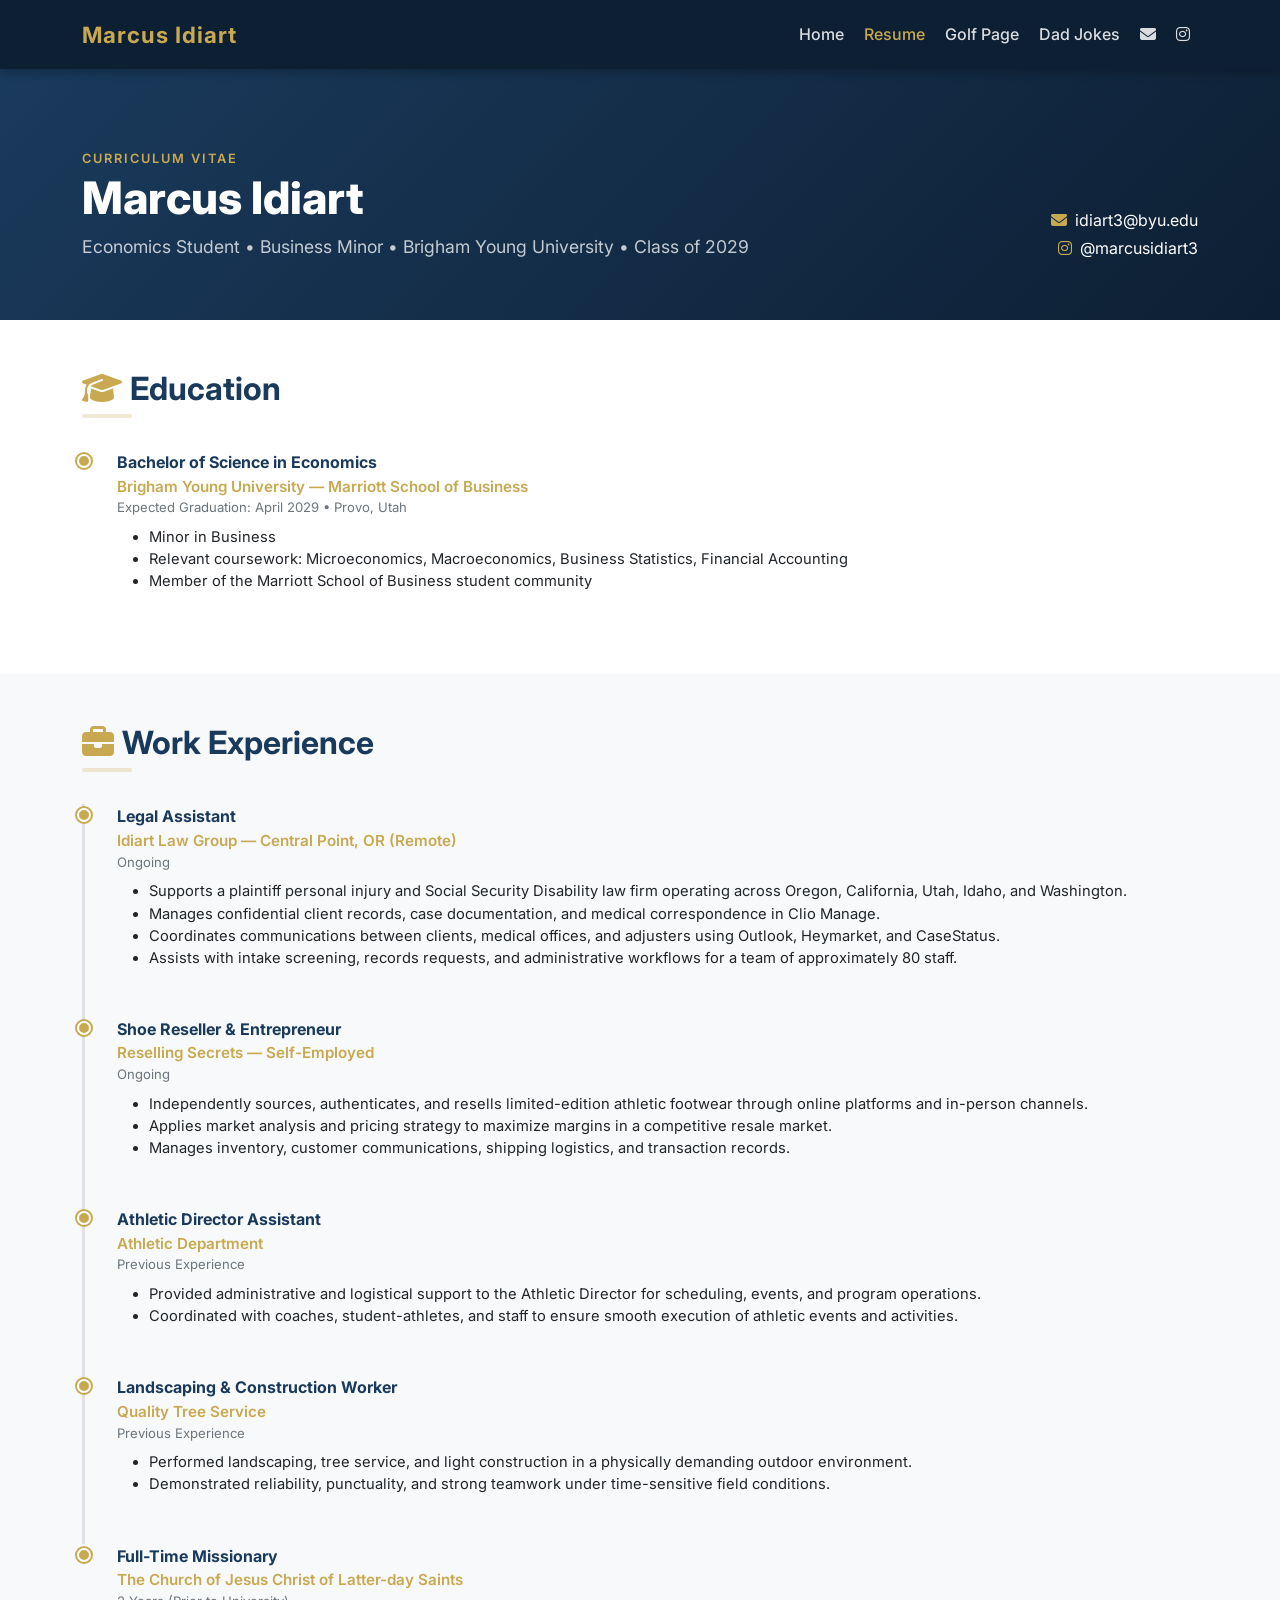
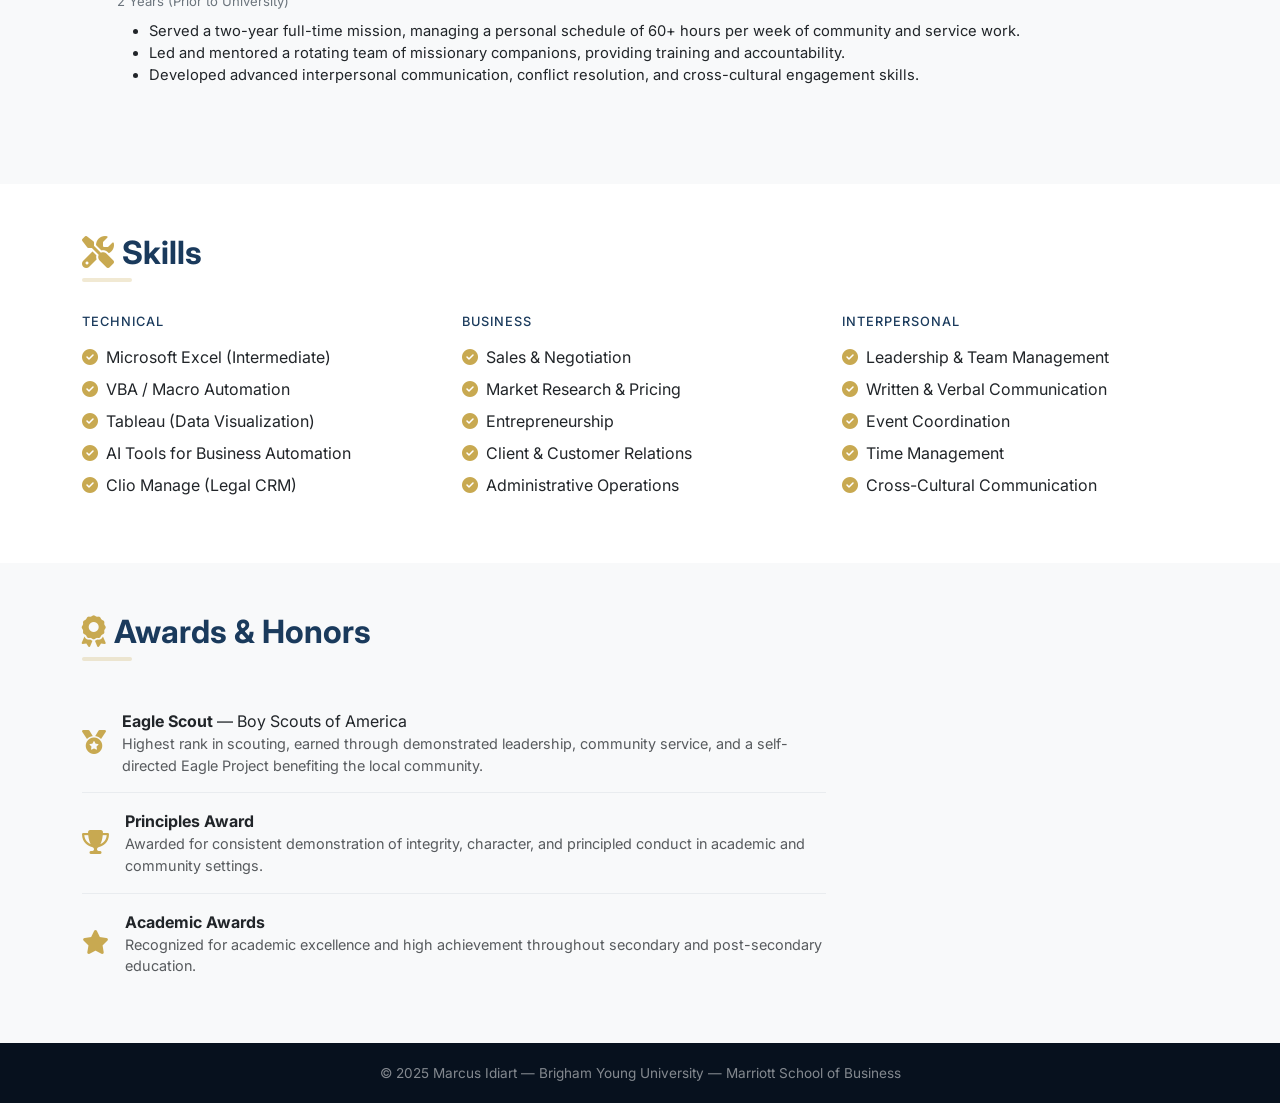
<file: resume.html>
<!DOCTYPE html>
<html lang="en">
<head>
  <meta charset="UTF-8" />
  <meta name="viewport" content="width=device-width, initial-scale=1.0" />
  <title>Resume &mdash; Marcus Idiart</title>

  <!-- Bootstrap 5 -->
  <link href="https://cdn.jsdelivr.net/npm/bootstrap@5.3.2/dist/css/bootstrap.min.css" rel="stylesheet" />
  <!-- Font Awesome 6 -->
  <link rel="stylesheet" href="https://cdnjs.cloudflare.com/ajax/libs/font-awesome/6.5.0/css/all.min.css" />
  <!-- Google Fonts -->
  <link href="https://fonts.googleapis.com/css2?family=Inter:wght@400;500;600;700;800&display=swap" rel="stylesheet" />
  <!-- Custom styles -->
  <link rel="stylesheet" href="style.css" />

  <style>
    body { font-family: 'Inter', 'Segoe UI', sans-serif; }

    /* Print-friendly tweaks */
    @media print {
      .navbar-custom, .footer-custom { display: none; }
      .resume-header { padding: 2rem 0 1rem; }
      body { font-size: 12px; }
    }
  </style>
</head>
<body>

  <!-- ==============================
       NAVBAR
  =============================== -->
  <nav class="navbar navbar-expand-lg navbar-custom sticky-top">
    <div class="container">
      <a class="navbar-brand-custom" href="index.html">Marcus Idiart</a>

      <button class="navbar-toggler" type="button" data-bs-toggle="collapse"
              data-bs-target="#navbarMain" aria-controls="navbarMain"
              aria-expanded="false" aria-label="Toggle navigation">
        <span class="navbar-toggler-icon"></span>
      </button>

      <div class="collapse navbar-collapse" id="navbarMain">
        <ul class="navbar-nav ms-auto align-items-center gap-1">
          <li class="nav-item"><a class="nav-link" href="index.html">Home</a></li>
          <li class="nav-item"><a class="nav-link active" href="resume.html">Resume</a></li>
          <li class="nav-item"><a class="nav-link" href="scratch.html">Golf Page</a></li>
          <li class="nav-item"><a class="nav-link" href="webapp.html">Dad Jokes</a></li>
          <li class="nav-item">
            <a class="nav-link" href="mailto:idiart3@byu.edu" title="Email">
              <i class="fas fa-envelope"></i>
            </a>
          </li>
          <li class="nav-item">
            <a class="nav-link" href="https://www.instagram.com/marcusidiart3/" target="_blank" rel="noopener" title="Instagram">
              <i class="fab fa-instagram"></i>
            </a>
          </li>
        </ul>
      </div>
    </div>
  </nav>

  <!-- ==============================
       RESUME HEADER
  =============================== -->
  <section class="resume-header">
    <div class="container">
      <div class="row align-items-end">
        <div class="col-lg-8">
          <p class="text-uppercase mb-1" style="color: var(--accent); letter-spacing: 2px; font-size: 0.8rem; font-weight: 600;">
            Curriculum Vitae
          </p>
          <h1 class="fw-800">Marcus Idiart</h1>
          <p class="mb-0" style="color: rgba(255,255,255,0.75); font-size: 1.1rem;">
            Economics Student &bull; Business Minor &bull; Brigham Young University &bull; Class of 2029
          </p>
        </div>
        <div class="col-lg-4 text-lg-end mt-3 mt-lg-0">
          <a href="mailto:idiart3@byu.edu" class="text-white text-decoration-none d-block mb-1">
            <i class="fas fa-envelope me-2" style="color: var(--accent);"></i>idiart3@byu.edu
          </a>
          <a href="https://www.instagram.com/marcusidiart3/" target="_blank" rel="noopener"
             class="text-white text-decoration-none d-block">
            <i class="fab fa-instagram me-2" style="color: var(--accent);"></i>@marcusidiart3
          </a>
        </div>
      </div>
    </div>
  </section>

  <!-- ==============================
       EDUCATION
  =============================== -->
  <section class="resume-section">
    <div class="container">
      <h2 class="section-title">
        <i class="fas fa-graduation-cap me-2 text-accent"></i>Education
      </h2>
      <hr class="section-divider left" />

      <div class="timeline-item">
        <div class="timeline-title">Bachelor of Science in Economics</div>
        <div class="timeline-org">Brigham Young University &mdash; Marriott School of Business</div>
        <div class="timeline-date">Expected Graduation: April 2029 &bull; Provo, Utah</div>
        <div class="timeline-desc">
          <ul class="mb-0">
            <li>Minor in Business</li>
            <li>Relevant coursework: Microeconomics, Macroeconomics, Business Statistics, Financial Accounting</li>
            <li>Member of the Marriott School of Business student community</li>
          </ul>
        </div>
      </div>
    </div>
  </section>

  <!-- ==============================
       WORK EXPERIENCE
  =============================== -->
  <section class="resume-section">
    <div class="container">
      <h2 class="section-title">
        <i class="fas fa-briefcase me-2 text-accent"></i>Work Experience
      </h2>
      <hr class="section-divider left" />

      <div class="timeline-item">
        <div class="timeline-title">Legal Assistant</div>
        <div class="timeline-org">Idiart Law Group &mdash; Central Point, OR (Remote)</div>
        <div class="timeline-date">Ongoing</div>
        <div class="timeline-desc">
          <ul>
            <li>Supports a plaintiff personal injury and Social Security Disability law firm operating across Oregon, California, Utah, Idaho, and Washington.</li>
            <li>Manages confidential client records, case documentation, and medical correspondence in Clio Manage.</li>
            <li>Coordinates communications between clients, medical offices, and adjusters using Outlook, Heymarket, and CaseStatus.</li>
            <li>Assists with intake screening, records requests, and administrative workflows for a team of approximately 80 staff.</li>
          </ul>
        </div>
      </div>

      <div class="timeline-item">
        <div class="timeline-title">Shoe Reseller &amp; Entrepreneur</div>
        <div class="timeline-org">Reselling Secrets &mdash; Self-Employed</div>
        <div class="timeline-date">Ongoing</div>
        <div class="timeline-desc">
          <ul>
            <li>Independently sources, authenticates, and resells limited-edition athletic footwear through online platforms and in-person channels.</li>
            <li>Applies market analysis and pricing strategy to maximize margins in a competitive resale market.</li>
            <li>Manages inventory, customer communications, shipping logistics, and transaction records.</li>
          </ul>
        </div>
      </div>

      <div class="timeline-item">
        <div class="timeline-title">Athletic Director Assistant</div>
        <div class="timeline-org">Athletic Department</div>
        <div class="timeline-date">Previous Experience</div>
        <div class="timeline-desc">
          <ul>
            <li>Provided administrative and logistical support to the Athletic Director for scheduling, events, and program operations.</li>
            <li>Coordinated with coaches, student-athletes, and staff to ensure smooth execution of athletic events and activities.</li>
          </ul>
        </div>
      </div>

      <div class="timeline-item">
        <div class="timeline-title">Landscaping &amp; Construction Worker</div>
        <div class="timeline-org">Quality Tree Service</div>
        <div class="timeline-date">Previous Experience</div>
        <div class="timeline-desc">
          <ul>
            <li>Performed landscaping, tree service, and light construction in a physically demanding outdoor environment.</li>
            <li>Demonstrated reliability, punctuality, and strong teamwork under time-sensitive field conditions.</li>
          </ul>
        </div>
      </div>

      <div class="timeline-item">
        <div class="timeline-title">Full-Time Missionary</div>
        <div class="timeline-org">The Church of Jesus Christ of Latter-day Saints</div>
        <div class="timeline-date">2 Years (Prior to University)</div>
        <div class="timeline-desc">
          <ul>
            <li>Served a two-year full-time mission, managing a personal schedule of 60+ hours per week of community and service work.</li>
            <li>Led and mentored a rotating team of missionary companions, providing training and accountability.</li>
            <li>Developed advanced interpersonal communication, conflict resolution, and cross-cultural engagement skills.</li>
          </ul>
        </div>
      </div>
    </div>
  </section>

  <!-- ==============================
       SKILLS
  =============================== -->
  <section class="resume-section">
    <div class="container">
      <h2 class="section-title">
        <i class="fas fa-tools me-2 text-accent"></i>Skills
      </h2>
      <hr class="section-divider left" />

      <div class="row g-4">
        <div class="col-md-4">
          <h6 class="fw-700 text-uppercase mb-3" style="color: var(--primary); letter-spacing: 1px; font-size: 0.8rem;">Technical</h6>
          <ul class="list-unstyled">
            <li class="mb-2"><i class="fas fa-check-circle text-accent me-2"></i>Microsoft Excel (Intermediate)</li>
            <li class="mb-2"><i class="fas fa-check-circle text-accent me-2"></i>VBA / Macro Automation</li>
            <li class="mb-2"><i class="fas fa-check-circle text-accent me-2"></i>Tableau (Data Visualization)</li>
            <li class="mb-2"><i class="fas fa-check-circle text-accent me-2"></i>AI Tools for Business Automation</li>
            <li class="mb-2"><i class="fas fa-check-circle text-accent me-2"></i>Clio Manage (Legal CRM)</li>
          </ul>
        </div>
        <div class="col-md-4">
          <h6 class="fw-700 text-uppercase mb-3" style="color: var(--primary); letter-spacing: 1px; font-size: 0.8rem;">Business</h6>
          <ul class="list-unstyled">
            <li class="mb-2"><i class="fas fa-check-circle text-accent me-2"></i>Sales &amp; Negotiation</li>
            <li class="mb-2"><i class="fas fa-check-circle text-accent me-2"></i>Market Research &amp; Pricing</li>
            <li class="mb-2"><i class="fas fa-check-circle text-accent me-2"></i>Entrepreneurship</li>
            <li class="mb-2"><i class="fas fa-check-circle text-accent me-2"></i>Client &amp; Customer Relations</li>
            <li class="mb-2"><i class="fas fa-check-circle text-accent me-2"></i>Administrative Operations</li>
          </ul>
        </div>
        <div class="col-md-4">
          <h6 class="fw-700 text-uppercase mb-3" style="color: var(--primary); letter-spacing: 1px; font-size: 0.8rem;">Interpersonal</h6>
          <ul class="list-unstyled">
            <li class="mb-2"><i class="fas fa-check-circle text-accent me-2"></i>Leadership &amp; Team Management</li>
            <li class="mb-2"><i class="fas fa-check-circle text-accent me-2"></i>Written &amp; Verbal Communication</li>
            <li class="mb-2"><i class="fas fa-check-circle text-accent me-2"></i>Event Coordination</li>
            <li class="mb-2"><i class="fas fa-check-circle text-accent me-2"></i>Time Management</li>
            <li class="mb-2"><i class="fas fa-check-circle text-accent me-2"></i>Cross-Cultural Communication</li>
          </ul>
        </div>
      </div>
    </div>
  </section>

  <!-- ==============================
       AWARDS
  =============================== -->
  <section class="resume-section">
    <div class="container">
      <h2 class="section-title">
        <i class="fas fa-award me-2 text-accent"></i>Awards &amp; Honors
      </h2>
      <hr class="section-divider left" />

      <div class="col-lg-8">
        <div class="award-item">
          <div class="award-icon"><i class="fas fa-medal"></i></div>
          <div>
            <strong>Eagle Scout</strong> &mdash; Boy Scouts of America
            <div class="text-muted" style="font-size: 0.9rem;">
              Highest rank in scouting, earned through demonstrated leadership, community service, and a self-directed Eagle Project benefiting the local community.
            </div>
          </div>
        </div>
        <div class="award-item">
          <div class="award-icon"><i class="fas fa-trophy"></i></div>
          <div>
            <strong>Principles Award</strong>
            <div class="text-muted" style="font-size: 0.9rem;">
              Awarded for consistent demonstration of integrity, character, and principled conduct in academic and community settings.
            </div>
          </div>
        </div>
        <div class="award-item">
          <div class="award-icon"><i class="fas fa-star"></i></div>
          <div>
            <strong>Academic Awards</strong>
            <div class="text-muted" style="font-size: 0.9rem;">
              Recognized for academic excellence and high achievement throughout secondary and post-secondary education.
            </div>
          </div>
        </div>
      </div>
    </div>
  </section>

  <!-- ==============================
       FOOTER
  =============================== -->
  <footer class="footer-custom">
    <div class="container">
      &copy; 2025 Marcus Idiart &mdash; Brigham Young University &mdash; Marriott School of Business
    </div>
  </footer>

  <script src="https://cdn.jsdelivr.net/npm/bootstrap@5.3.2/dist/js/bootstrap.bundle.min.js"></script>
</body>
</html>
</file>
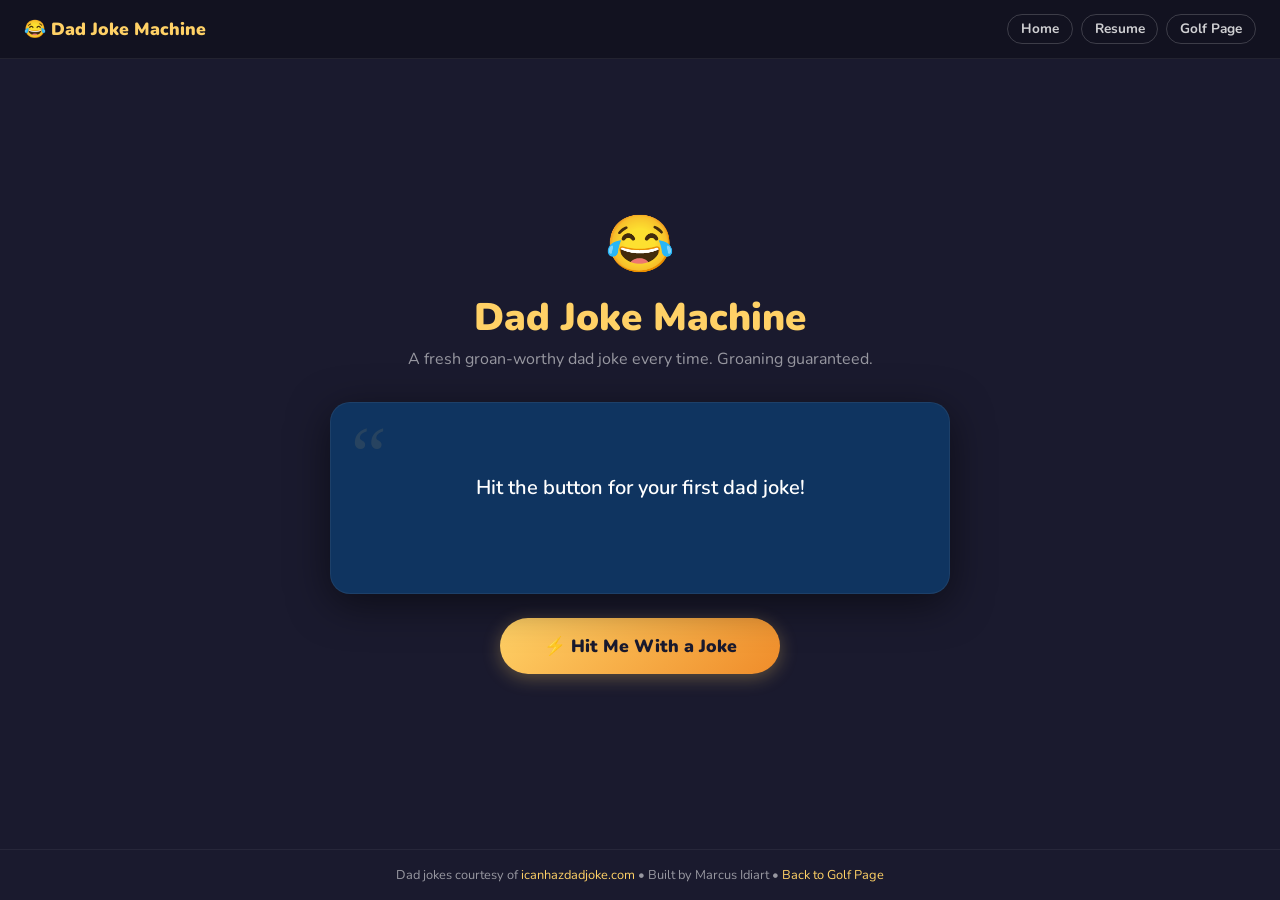
<file: webapp.html>
<!DOCTYPE html>
<html lang="en">
<head>
  <meta charset="UTF-8" />
  <meta name="viewport" content="width=device-width, initial-scale=1.0" />
  <title>Dad Joke Machine &mdash; Marcus Idiart</title>
  <link href="https://fonts.googleapis.com/css2?family=Nunito:wght@400;600;700;800;900&display=swap" rel="stylesheet" />
  <style>
    *, *::before, *::after { box-sizing: border-box; margin: 0; padding: 0; }
    :root {
      --bg: #1a1a2e; --card: #0f3460; --yellow: #ffd166;
      --orange: #ef8c2a; --green: #06d6a0; --red: #ef233c;
      --white: #ffffff; --muted: rgba(255,255,255,0.55);
    }
    body {
      font-family: 'Nunito', Arial, sans-serif;
      background: var(--bg); color: var(--white);
      min-height: 100vh; display: flex; flex-direction: column;
    }
    .top-nav {
      background: rgba(0,0,0,0.3); padding: 0.85rem 1.5rem;
      display: flex; align-items: center; justify-content: space-between;
      flex-wrap: wrap; gap: 0.5rem;
      border-bottom: 1px solid rgba(255,255,255,0.07);
    }
    .top-nav .brand { font-size: 1.1rem; font-weight: 900; color: var(--yellow); }
    .top-nav .links { display: flex; gap: 0.5rem; flex-wrap: wrap; }
    .top-nav a {
      color: rgba(255,255,255,0.8); text-decoration: none;
      font-size: 0.85rem; font-weight: 700; padding: 0.3rem 0.8rem;
      border: 1px solid rgba(255,255,255,0.18); border-radius: 50px;
      transition: border-color 0.2s, color 0.2s;
    }
    .top-nav a:hover { border-color: var(--yellow); color: var(--yellow); }
    main {
      flex: 1; display: flex; flex-direction: column;
      align-items: center; justify-content: center;
      padding: 2rem 1.25rem; text-align: center;
    }
    .emoji-bounce { font-size: 3.5rem; display: block; animation: bounce 2s ease-in-out infinite; }
    @keyframes bounce { 0%,100%{transform:translateY(0)} 50%{transform:translateY(-10px)} }
    h1 { font-size: 2.4rem; font-weight: 900; color: var(--yellow); margin: 0.5rem 0 0.25rem; }
    .subtitle { color: var(--muted); font-size: 1rem; margin-bottom: 2rem; }
    .joke-card {
      background: var(--card); border-radius: 20px; padding: 2.5rem 2rem 2rem;
      max-width: 620px; width: 100%; box-shadow: 0 10px 40px rgba(0,0,0,0.5);
      border: 1px solid rgba(255,255,255,0.06); position: relative;
    }
    .joke-card.pop { animation: pop 0.35s ease; }
    @keyframes pop { 0%{transform:scale(0.96);opacity:0.6} 60%{transform:scale(1.03)} 100%{transform:scale(1);opacity:1} }
    .big-quote {
      position: absolute; top: 0.75rem; left: 1.25rem; font-size: 5rem;
      line-height: 1; color: rgba(255,209,102,0.1); font-family: Georgia, serif;
      pointer-events: none; user-select: none;
    }
    #joke-display {
      min-height: 90px; font-size: 1.25rem; font-weight: 600;
      line-height: 1.65; color: var(--white);
      display: flex; align-items: center; justify-content: center;
    }
    .ratings {
      display: none; justify-content: center; gap: 0.6rem;
      margin-top: 1.5rem; flex-wrap: wrap;
    }
    .rating-btn {
      background: rgba(255,255,255,0.07); border: 1px solid rgba(255,255,255,0.13);
      color: var(--white); padding: 0.45rem 1.1rem; border-radius: 50px;
      font-size: 0.95rem; font-family: 'Nunito', sans-serif;
      cursor: pointer; transition: background 0.2s, transform 0.15s;
    }
    .rating-btn:hover { background: rgba(255,255,255,0.14); transform: scale(1.08); }
    .rating-btn.groan { background: rgba(239,35,60,0.25); border-color: var(--red); }
    .rating-btn.meh   { background: rgba(255,209,102,0.2); border-color: var(--yellow); }
    .rating-btn.lol   { background: rgba(6,214,160,0.2); border-color: var(--green); }
    #reaction { font-style: italic; font-size: 0.9rem; color: var(--muted); min-height: 1.3em; margin-top: 0.6rem; }
    .btn-get {
      background: linear-gradient(135deg, var(--yellow), var(--orange));
      color: #1a1a2e; border: none; padding: 1rem 2.5rem;
      font-size: 1.1rem; font-weight: 900; font-family: 'Nunito', sans-serif;
      border-radius: 50px; cursor: pointer; margin-top: 1.5rem;
      box-shadow: 0 4px 18px rgba(255,209,102,0.3);
      transition: transform 0.15s, box-shadow 0.15s; max-width: 280px; width: 100%;
    }
    .btn-get:hover { transform: translateY(-3px); box-shadow: 0 8px 26px rgba(255,209,102,0.45); }
    .counter { font-size: 0.82rem; color: var(--muted); font-weight: 700; margin-top: 0.75rem; min-height: 1.2em; }
    .history-wrap { display: none; width: 100%; max-width: 620px; margin-top: 1.75rem; text-align: left; }
    .history-wrap h3 { font-size: 0.8rem; text-transform: uppercase; letter-spacing: 1px; color: var(--muted); margin-bottom: 0.6rem; }
    .history-list { list-style: none; max-height: 180px; overflow-y: auto; display: flex; flex-direction: column; gap: 0.45rem; }
    .history-list::-webkit-scrollbar { width: 4px; }
    .history-list::-webkit-scrollbar-thumb { background: rgba(255,255,255,0.15); border-radius: 2px; }
    .history-list li { background: rgba(255,255,255,0.04); border: 1px solid rgba(255,255,255,0.06); border-radius: 8px; padding: 0.55rem 0.85rem; font-size: 0.87rem; color: rgba(255,255,255,0.8); line-height: 1.5; }
    footer { text-align: center; padding: 1rem 1.5rem; font-size: 0.8rem; color: var(--muted); border-top: 1px solid rgba(255,255,255,0.06); }
    footer a { color: var(--yellow); text-decoration: none; }
    @media(max-width:480px){ h1{font-size:1.8rem} #joke-display{font-size:1.05rem} .joke-card{padding:2rem 1.1rem 1.5rem} }
  </style>
</head>
<body>

<nav class="top-nav">
  <span class="brand">&#128514; Dad Joke Machine</span>
  <div class="links">
    <a href="index.html">Home</a>
    <a href="resume.html">Resume</a>
    <a href="scratch.html">Golf Page</a>
  </div>
</nav>

<main>
  <span class="emoji-bounce">&#128514;</span>
  <h1>Dad Joke Machine</h1>
  <p class="subtitle">A fresh groan-worthy dad joke every time. Groaning guaranteed.</p>

  <div class="joke-card" id="jokeCard">
    <span class="big-quote">&ldquo;</span>
    <div id="joke-display">Hit the button for your first dad joke!</div>
    <div class="ratings" id="ratings">
      <button class="rating-btn" onclick="rate(this,'groan')">&#128549; Groan</button>
      <button class="rating-btn" onclick="rate(this,'meh')">&#128528; Meh</button>
      <button class="rating-btn" onclick="rate(this,'lol')">&#128514; LOL</button>
    </div>
    <div id="reaction"></div>
  </div>

  <button class="btn-get" id="mainBtn" onclick="nextJoke()">&#9889; Hit Me With a Joke</button>
  <p class="counter" id="counter"></p>

  <div class="history-wrap" id="historyWrap">
    <h3>&#128221; Recent Jokes</h3>
    <ul class="history-list" id="historyList"></ul>
  </div>
</main>

<footer>
  Dad jokes courtesy of <a href="https://icanhazdadjoke.com" target="_blank" rel="noopener">icanhazdadjoke.com</a>
  &bull; Built by Marcus Idiart &bull;
  <a href="scratch.html">Back to Golf Page</a>
</footer>

<script>
  // === Large built-in joke list — guaranteed to work everywhere ===
  var JOKES = [
    "Why don't scientists trust atoms? Because they make up everything!",
    "I'm reading a book about anti-gravity. It's impossible to put down.",
    "Did you hear about the restaurant on the moon? Great food, no atmosphere.",
    "I used to hate facial hair, but then it grew on me.",
    "Why can't you give Elsa a balloon? Because she'll let it go.",
    "What do you call cheese that isn't yours? Nacho cheese.",
    "I'm on a seafood diet. I see food and I eat it.",
    "Why did the scarecrow win an award? He was outstanding in his field.",
    "I used to be a banker, but I lost interest.",
    "Why did the bicycle fall over? Because it was two-tired.",
    "I'm friends with all electricians. We have good current-cy.",
    "Why can't a nose be 12 inches long? Because then it would be a foot.",
    "What do you call a fish with no eyes? A fsh.",
    "I only know 25 letters of the alphabet. I don't know y.",
    "What do you call fake spaghetti? An impasta.",
    "How do you organize a space party? You planet.",
    "Why do cows wear bells? Because their horns don't work.",
    "What did the ocean say to the beach? Nothing, it just waved.",
    "I would avoid the sushi if I were you. It's a little fishy.",
    "Why do melons have weddings? Because they cantaloupe.",
    "What did the janitor say when he jumped out of the closet? Supplies!",
    "Why don't eggs tell jokes? They'd crack each other up.",
    "I asked my dog what two minus two is. He said nothing.",
    "Why did the math book look so sad? Because it had too many problems.",
    "What do you call a bear with no teeth? A gummy bear.",
    "Why can't skeletons fight each other? They don't have the guts.",
    "What do you call an alligator in a vest? An investigator.",
    "Why did the golfer bring an extra pair of pants? In case he got a hole in one.",
    "I told my wife she should embrace her mistakes. She gave me a hug.",
    "What do you call a sleeping dinosaur? A dino-snore.",
    "Why do programmers prefer dark mode? Because light attracts bugs.",
    "I got a job at a bakery because I kneaded dough.",
    "What's a vampire's favorite fruit? A blood orange.",
    "Did you hear about the claustrophobic astronaut? He just needed a little space.",
    "Why did the stadium get hot after the game? All the fans left.",
    "What did one hat say to the other? You stay here, I'll go on ahead.",
    "I don't trust stairs. They're always up to something.",
    "Why did the coffee file a police report? It got mugged.",
    "What do you call a factory that makes okay products? A satisfactory.",
    "Why don't scientists trust atoms? Because they make up everything!",
    "I told my doctor I broke my arm in two places. He told me to stop going to those places.",
    "What do you call a man with a rubber toe? Roberto.",
    "Why did the golfer wear two pairs of pants? In case he got a hole in one.",
    "I'm writing a book about hurricanes and tornadoes. It's a whirlwind adventure.",
    "What do you call a lazy kangaroo? A pouch potato.",
    "Why did the tomato turn red? Because it saw the salad dressing.",
    "What do you call a pig that does karate? A pork chop.",
    "I used to play piano by ear. Now I use my hands.",
    "Why can't Elsa have a balloon? She'll let it go.",
    "What do you call a boomerang that won't come back? A stick.",
    "I asked my dad for his best dad joke. He said, 'You.'",
    "Why don't scientists trust atoms? They make up everything.",
    "What do you call a snowman with a six-pack? An abdominal snowman.",
    "Why did the cookie go to the doctor? Because it felt crummy.",
    "What kind of tea is hard to swallow? Reality.",
    "I went to the zoo and saw a baguette in a cage. The zookeeper said it was bread in captivity.",
    "Why do golfers always carry a spare pair of socks? In case they get a hole in one.",
    "What do you call a group of crows? Attempted murder.",
    "Why did the computer go to the doctor? It had a virus.",
    "I hate Russian dolls. They're so full of themselves.",
    "What time did the man go to the dentist? Tooth-hurty.",
    "Why don't scientists trust atoms? Because they make up everything!",
    "What do you call a sad cup of coffee? Depresso.",
    "Why did the stadium get so hot? All the fans left.",
    "I'm on a whiskey diet. I've lost three days already.",
    "What's brown and sticky? A stick.",
    "I asked a librarian if they had books about paranoia. She whispered, 'They're right behind you.'",
    "Why can't you play cards in the jungle? Too many cheetahs.",
    "What do you call a pony with a cough? A little hoarse.",
    "Why did the invisible man turn down the job? He couldn't see himself doing it.",
    "What's Forrest Gump's password? 1forrest1.",
    "What do you call an elephant that doesn't matter? Irrelephant.",
    "I have a joke about construction, but I'm still working on it.",
    "Why did the golfer bring a ladder to the course? To improve his drive.",
    "What do you call a sleeping T-Rex? A dino-snore.",
    "Why don't scientists trust atoms? They make up everything!"
  ];

  var usedIndexes = [];
  var jokeCount   = 0;
  var history     = [];

  var jokeDisplay = document.getElementById('joke-display');
  var mainBtn     = document.getElementById('mainBtn');
  var counter     = document.getElementById('counter');
  var ratingsDiv  = document.getElementById('ratings');
  var reactionDiv = document.getElementById('reaction');
  var jokeCard    = document.getElementById('jokeCard');
  var historyWrap = document.getElementById('historyWrap');
  var historyList = document.getElementById('historyList');

  var reactionLines = {
    groan: ["Yep. That's a dad joke.", "Classic. Painful. Perfect.", "The groan IS the point."],
    meh:   ["Fair. The bar was low.", "It tried its best.", "Tomorrow's will be better."],
    lol:   ["Dad joke elite!", "Print that on a shirt.", "Your dad would be proud."]
  };

  function getRandomJoke() {
    if (usedIndexes.length >= JOKES.length) usedIndexes = [];
    var available = [];
    for (var i = 0; i < JOKES.length; i++) {
      if (usedIndexes.indexOf(i) === -1) available.push(i);
    }
    var idx = available[Math.floor(Math.random() * available.length)];
    usedIndexes.push(idx);
    return JOKES[idx];
  }

  function nextJoke() {
    var joke = getRandomJoke();

    jokeDisplay.textContent = joke;
    jokeCount++;
    mainBtn.textContent = '⚡ Another One!';
    counter.textContent = 'Jokes delivered: ' + jokeCount;

    // Clear ratings
    var btns = ratingsDiv.querySelectorAll('.rating-btn');
    btns.forEach(function(b) { b.className = 'rating-btn'; });
    reactionDiv.textContent = '';

    // Animate
    jokeCard.classList.remove('pop');
    void jokeCard.offsetWidth;
    jokeCard.classList.add('pop');

    // Show ratings
    ratingsDiv.style.display = 'flex';

    // History
    history.unshift(joke);
    if (history.length > 10) history.pop();
    renderHistory();
  }

  function rate(btn, level) {
    var btns = ratingsDiv.querySelectorAll('.rating-btn');
    btns.forEach(function(b) { b.className = 'rating-btn'; });
    btn.className = 'rating-btn ' + level;
    var lines = reactionLines[level];
    reactionDiv.textContent = lines[Math.floor(Math.random() * lines.length)];
  }

  function renderHistory() {
    if (history.length === 0) return;
    historyWrap.style.display = 'block';
    historyList.innerHTML = history.map(function(j) {
      return '<li>' + j.replace(/&/g,'&amp;').replace(/</g,'&lt;').replace(/>/g,'&gt;') + '</li>';
    }).join('');
  }
</script>

</body>
</html>
</file>
<file: style.css>
/* =============================================
   Marcus Idiart — Professional Pages Stylesheet
   ============================================= */

:root {
  --primary:     #1a3a5c;
  --primary-lt:  #2a5080;
  --accent:      #c8a951;
  --accent-lt:   #e0c570;
  --dark:        #0d1f33;
  --light-bg:    #f8f9fa;
  --text-dark:   #212529;
  --text-muted:  #6c757d;
  --white:       #ffffff;
}

/* ---- Base ---- */
body {
  font-family: 'Segoe UI', Tahoma, Geneva, Verdana, sans-serif;
  color: var(--text-dark);
}

/* ---- Navbar ---- */
.navbar-custom {
  background-color: var(--dark);
  padding: 1rem 0;
  box-shadow: 0 2px 10px rgba(0,0,0,0.3);
}

.navbar-brand-custom {
  font-size: 1.4rem;
  font-weight: 700;
  letter-spacing: 1px;
  color: var(--accent) !important;
  text-decoration: none;
}

.navbar-custom .nav-link {
  color: rgba(255,255,255,0.85) !important;
  font-weight: 500;
  padding: 0.4rem 1rem;
  transition: color 0.2s;
}

.navbar-custom .nav-link:hover,
.navbar-custom .nav-link.active {
  color: var(--accent) !important;
}

.navbar-toggler {
  border-color: rgba(200, 169, 81, 0.5);
}

.navbar-toggler-icon {
  filter: invert(1);
}

/* ---- Hero ---- */
.hero-section {
  background: linear-gradient(135deg, var(--primary) 0%, var(--dark) 100%);
  color: var(--white);
  padding: 130px 0 90px;
  position: relative;
  overflow: hidden;
}

.hero-section::before {
  content: '';
  position: absolute;
  top: -50%;
  right: -10%;
  width: 500px;
  height: 500px;
  background: radial-gradient(circle, rgba(200,169,81,0.12) 0%, transparent 70%);
  border-radius: 50%;
}

.hero-name {
  font-size: 3.5rem;
  font-weight: 800;
  letter-spacing: -1px;
  line-height: 1.1;
}

.hero-name span {
  color: var(--accent);
}

.hero-subtitle {
  font-size: 1.25rem;
  color: rgba(255,255,255,0.75);
  margin-top: 0.75rem;
}

.hero-tagline {
  font-size: 1rem;
  color: rgba(255,255,255,0.6);
  margin-top: 0.5rem;
  font-style: italic;
}

.btn-hero-primary {
  background-color: var(--accent);
  border-color: var(--accent);
  color: var(--dark);
  font-weight: 700;
  padding: 0.7rem 1.8rem;
  border-radius: 50px;
  text-decoration: none;
  display: inline-block;
  transition: background 0.2s, transform 0.15s;
}

.btn-hero-primary:hover {
  background-color: var(--accent-lt);
  border-color: var(--accent-lt);
  color: var(--dark);
  transform: translateY(-2px);
}

.btn-hero-outline {
  border: 2px solid rgba(255,255,255,0.4);
  color: var(--white);
  font-weight: 600;
  padding: 0.65rem 1.8rem;
  border-radius: 50px;
  text-decoration: none;
  display: inline-block;
  transition: border-color 0.2s, color 0.2s, transform 0.15s;
}

.btn-hero-outline:hover {
  border-color: var(--accent);
  color: var(--accent);
  transform: translateY(-2px);
}

/* ---- Section titles ---- */
.section-title {
  font-size: 2rem;
  font-weight: 700;
  color: var(--primary);
  margin-bottom: 0.35rem;
}

.section-divider {
  width: 50px;
  height: 4px;
  background: var(--accent);
  border: none;
  margin: 0 auto 2rem;
  border-radius: 2px;
}

.section-divider.left {
  margin-left: 0;
}

/* ---- About / Cards ---- */
.about-section {
  padding: 80px 0;
  background: var(--white);
}

.info-card {
  border: none;
  border-radius: 12px;
  box-shadow: 0 4px 20px rgba(0,0,0,0.08);
  padding: 2rem;
  height: 100%;
  transition: transform 0.2s, box-shadow 0.2s;
}

.info-card:hover {
  transform: translateY(-4px);
  box-shadow: 0 8px 30px rgba(0,0,0,0.14);
}

.info-card-icon {
  font-size: 2rem;
  color: var(--accent);
  margin-bottom: 0.75rem;
}

.info-card h5 {
  font-weight: 700;
  color: var(--primary);
}

/* ---- Skills ---- */
.skills-section {
  padding: 80px 0;
  background: var(--light-bg);
}

.skill-badge {
  display: inline-block;
  background: var(--primary);
  color: var(--white);
  border-radius: 50px;
  padding: 0.45rem 1.1rem;
  margin: 0.3rem;
  font-size: 0.9rem;
  font-weight: 500;
  letter-spacing: 0.3px;
}

.skill-badge.accent {
  background: var(--accent);
  color: var(--dark);
}

/* ---- Experience section on home ---- */
.experience-section {
  padding: 80px 0;
  background: var(--white);
}

.exp-card {
  border-left: 4px solid var(--accent);
  padding: 1.25rem 1.5rem;
  margin-bottom: 1.25rem;
  background: var(--light-bg);
  border-radius: 0 8px 8px 0;
}

.exp-card h6 {
  font-weight: 700;
  color: var(--primary);
  margin-bottom: 0.2rem;
}

.exp-card .company {
  color: var(--accent);
  font-weight: 600;
  font-size: 0.9rem;
}

.exp-card p {
  margin: 0.4rem 0 0;
  font-size: 0.9rem;
  color: var(--text-muted);
}

/* ---- Awards ---- */
.awards-section {
  padding: 80px 0;
  background: var(--light-bg);
}

.award-item {
  display: flex;
  align-items: center;
  gap: 1rem;
  padding: 1rem 0;
  border-bottom: 1px solid #e9ecef;
}

.award-item:last-child {
  border-bottom: none;
}

.award-icon {
  font-size: 1.5rem;
  color: var(--accent);
  flex-shrink: 0;
}

/* ---- Social / Contact ---- */
.contact-section {
  padding: 80px 0;
  background: var(--dark);
  color: var(--white);
  text-align: center;
}

.contact-section .section-title {
  color: var(--white);
}

.social-link {
  display: inline-flex;
  align-items: center;
  justify-content: center;
  width: 50px;
  height: 50px;
  border-radius: 50%;
  background: rgba(255,255,255,0.1);
  color: var(--white);
  font-size: 1.25rem;
  margin: 0 0.4rem;
  text-decoration: none;
  transition: background 0.2s, color 0.2s, transform 0.15s;
}

.social-link:hover {
  background: var(--accent);
  color: var(--dark);
  transform: translateY(-3px);
}

/* ---- Footer ---- */
.footer-custom {
  background: #07111e;
  color: rgba(255,255,255,0.5);
  text-align: center;
  padding: 1.25rem 0;
  font-size: 0.85rem;
}

/* ---- Resume page specific ---- */
.resume-header {
  background: linear-gradient(135deg, var(--primary) 0%, var(--dark) 100%);
  color: var(--white);
  padding: 80px 0 60px;
}

.resume-header h1 {
  font-size: 2.8rem;
  font-weight: 800;
}

.resume-section {
  padding: 50px 0;
}

.resume-section:nth-child(even) {
  background: var(--light-bg);
}

.resume-section:nth-child(odd) {
  background: var(--white);
}

.timeline-item {
  position: relative;
  padding-left: 2rem;
  padding-bottom: 2rem;
  border-left: 3px solid #dee2e6;
}

.timeline-item::before {
  content: '';
  position: absolute;
  left: -8px;
  top: 4px;
  width: 14px;
  height: 14px;
  background: var(--accent);
  border-radius: 50%;
  border: 2px solid var(--white);
  box-shadow: 0 0 0 2px var(--accent);
}

.timeline-item:last-child {
  border-left-color: transparent;
}

.timeline-title {
  font-weight: 700;
  color: var(--primary);
  margin-bottom: 0.1rem;
}

.timeline-org {
  color: var(--accent);
  font-weight: 600;
  font-size: 0.95rem;
}

.timeline-date {
  font-size: 0.82rem;
  color: var(--text-muted);
  margin-bottom: 0.5rem;
}

.timeline-desc {
  font-size: 0.92rem;
  color: var(--text-dark);
}

/* ---- Hero photo ---- */
.hero-photo-wrap {
  position: relative;
  display: inline-block;
}

.hero-photo {
  width: 320px;
  height: 320px;
  object-fit: cover;
  object-position: center top;
  border-radius: 50%;
  border: 5px solid var(--accent);
  box-shadow: 0 0 0 8px rgba(200,169,81,0.18), 0 16px 48px rgba(0,0,0,0.45);
  display: block;
  margin: 0 auto;
}

.hero-photo-placeholder {
  width: 320px;
  height: 320px;
  border-radius: 50%;
  border: 5px solid var(--accent);
  background: rgba(255,255,255,0.07);
  display: flex;
  flex-direction: column;
  align-items: center;
  justify-content: center;
  gap: 0.75rem;
  color: rgba(255,255,255,0.5);
  font-size: 0.85rem;
  margin: 0 auto;
}

.hero-photo-placeholder i {
  font-size: 4rem;
  color: rgba(255,255,255,0.2);
}

@media (max-width: 768px) {
  .hero-photo, .hero-photo-placeholder { width: 220px; height: 220px; }
}

/* ---- Utility ---- */
.text-accent { color: var(--accent); }
.bg-primary-custom { background-color: var(--primary); }
.fw-800 { font-weight: 800; }
</file>
